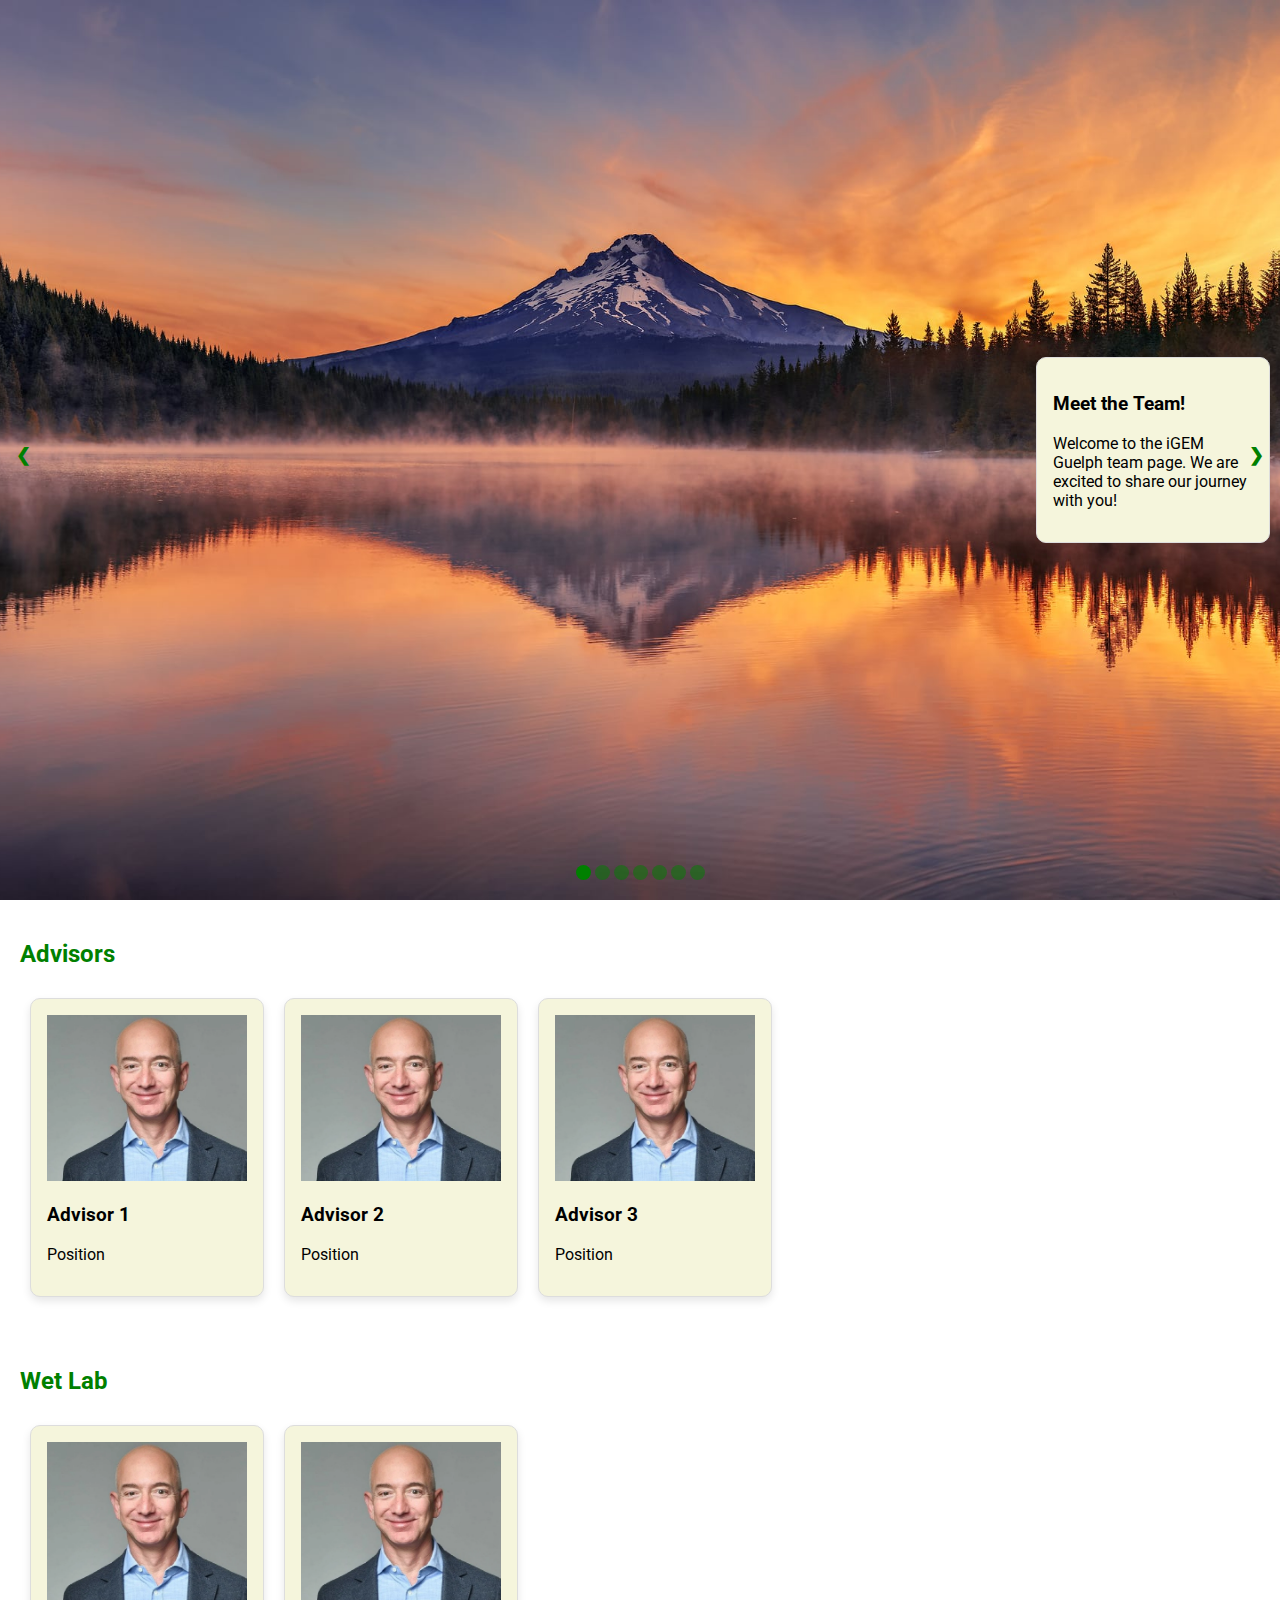
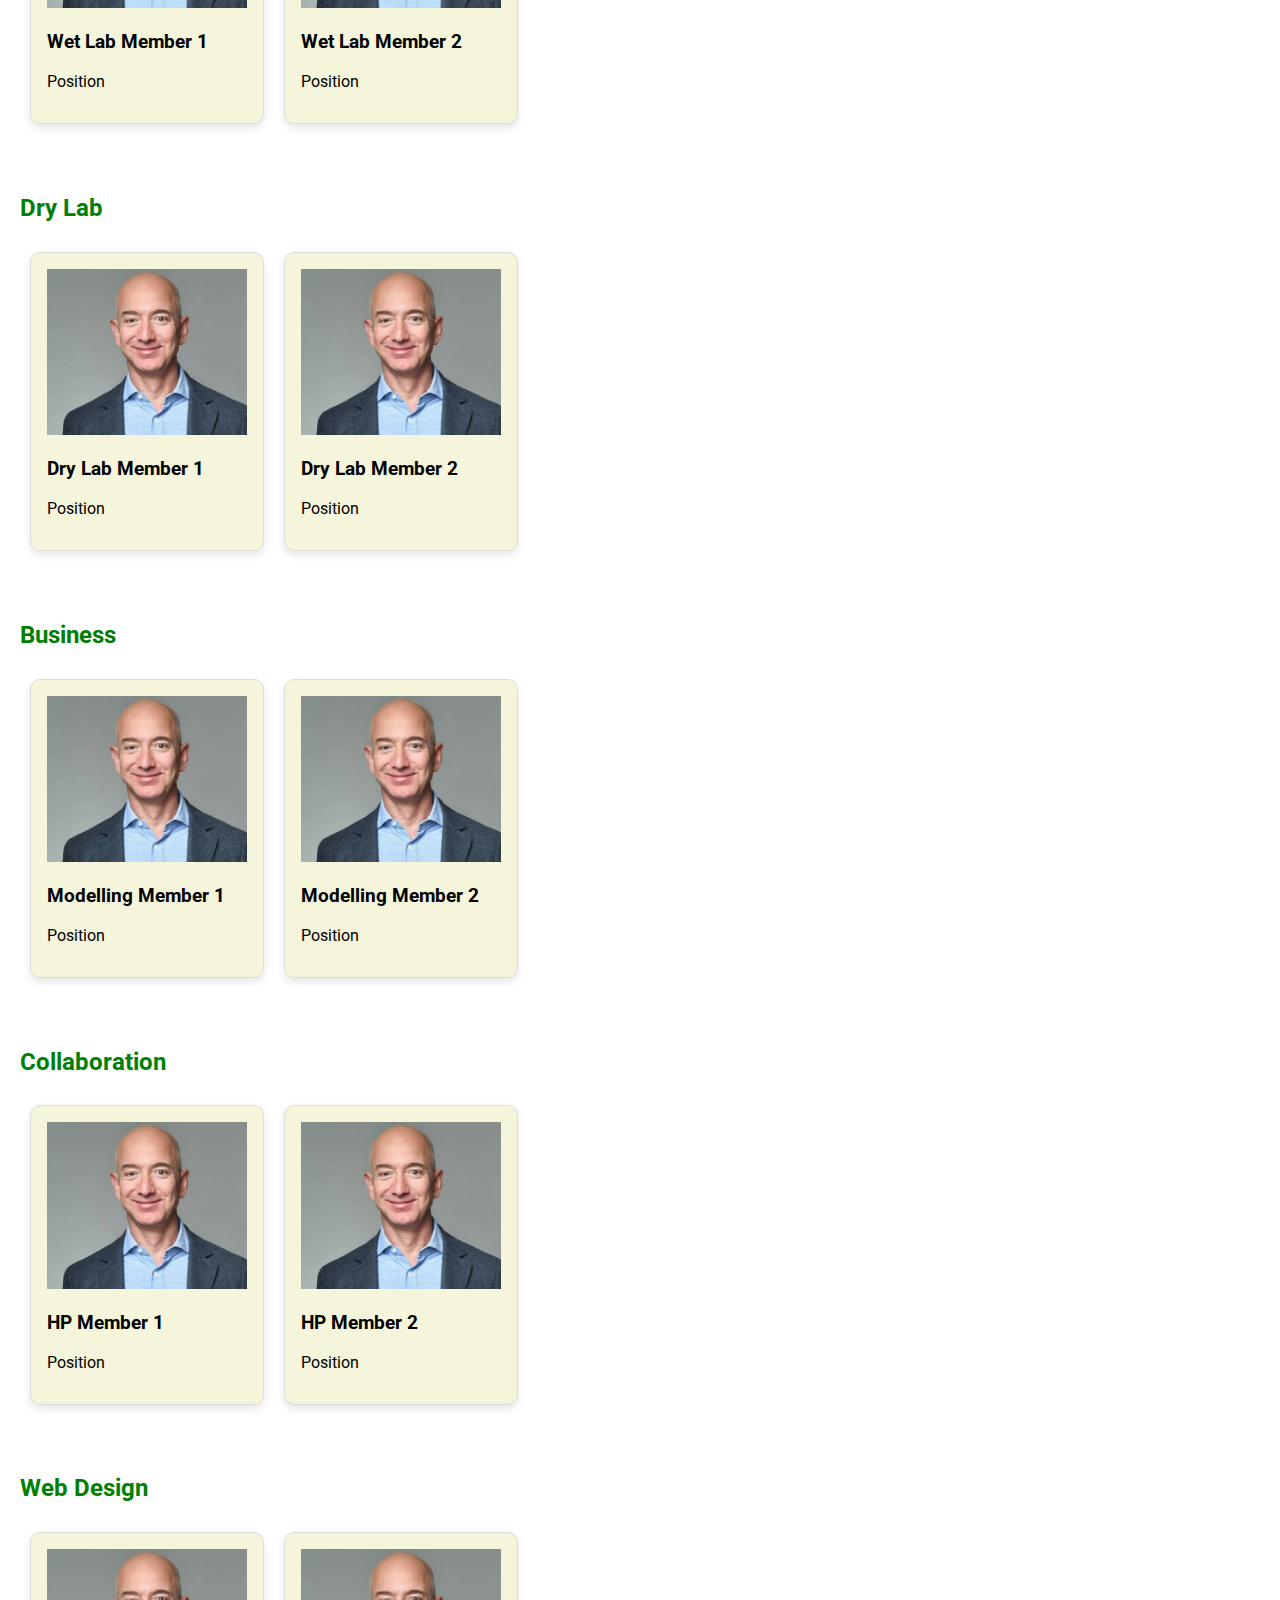
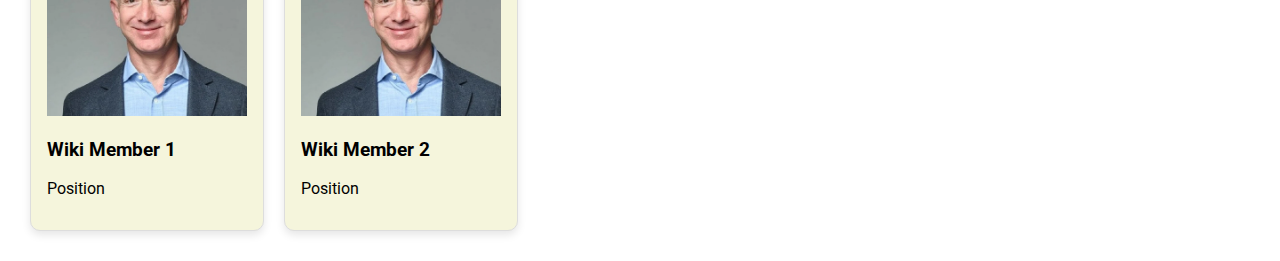
<file: index.html>
<!DOCTYPE html>
<html lang="en">
<head>
    <meta charset="UTF-8">
    <meta name="viewport" content="width=device-width, initial-scale=1.0">
    <title>iGem Team Page</title>
    <link rel="stylesheet" href="style.css"> <!-- Link to external CSS file -->
</head>
<body>

<div class="slideshow-container">
    <div class="slides">
        <div class="slide" style="background-image: url('landscape.jpg');">
            <div class="card">
                <h3>Meet the Team!</h3>
                <p>Welcome to the iGEM Guelph team page. We are excited to share our journey with you!</p>
            </div>
        </div>
    </div>
    <div class="slides">
        <div class="slide" style="background-image: url('landscape.jpg');">
            <div class="card">
                <h3>Executive 1</h3>
                <p>Description of Executive 1</p>
            </div>
        </div>
    </div>
    <div class="slides">
        <div class="slide" style="background-image: url('landscape.jpg');">
            <div class="card">
                <h3>Executive 2</h3>
                <p>Description of Executive 2</p>
            </div>
        </div>
    </div>
    <div class="slides">
        <div class="slide" style="background-image: url('landscape.jpg');">
            <div class="card">
                <h3>Executive 3</h3>
                <p>Description of Executive 3</p>
            </div>
        </div>
    </div>
    <div class="slides">
        <div class="slide" style="background-image: url('landscape.jpg');">
            <div class="card">
                <h3>Executive 4</h3>
                <p>Description of Executive 4</p>
            </div>
        </div>
    </div>
    <div class="slides">
        <div class="slide" style="background-image: url('landscape.jpg');">
            <div class="card">
                <h3>Executive 5</h3>
                <p>Description of Executive 5</p>
            </div>
        </div>
    </div>
    <div class="slides">
        <div class="slide" style="background-image: url('landscape.jpg');">
            <div class="card">
                <h3>Executive 6</h3>
                <p>Description of Executive 6</p>
            </div>
        </div>
    </div>
    <div class="slides">
        <div class="slide" style="background-image: url('landscape.jpg');">
            <div class="card">
                <h3>Executive 7</h3>
                <p>Description of Executive 7</p>
            </div>
        </div>
    </div>
    <a class="prev" onclick="plusSlides(-1)">&#10094;</a>
    <a class="next" onclick="plusSlides(1)">&#10095;</a>
</div>
<div class="dot-container">
    <span class="dot" onclick="currentSlide(1)"></span>
    <span class="dot" onclick="currentSlide(2)"></span>
    <span class="dot" onclick="currentSlide(3)"></span>
    <span class="dot" onclick="currentSlide(4)"></span>
    <span class="dot" onclick="currentSlide(5)"></span>
    <span class="dot" onclick="currentSlide(6)"></span>
    <span class="dot" onclick="currentSlide(7)"></span>
</div>

<div class="section">
    <h2>Advisors</h2>
    <div class="card-container">
        <div class="card">
            <img src="jeff.png" alt="Advisor 1">
            <h3>Advisor 1</h3>
            <p>Position</p>
        </div>
        <div class="card">
            <img src="jeff.png" alt="Advisor 2">
            <h3>Advisor 2</h3>
            <p>Position</p>
        </div>
        <div class="card">
            <img src="jeff.png" alt="Advisor 3">
            <h3>Advisor 3</h3>
            <p>Position</p>
        </div>
    </div>
</div>

<div class="section">
    <h2>Wet Lab</h2>
    <div class="card-container">
        <div class="card">
            <img src="jeff.png" alt="Wet Lab Member 1">
            <h3>Wet Lab Member 1</h3>
            <p>Position</p>
        </div>
        <div class="card">
            <img src="jeff.png" alt="Wet Lab Member 2">
            <h3>Wet Lab Member 2</h3>
            <p>Position</p>
        </div>
    </div>
</div>

<div class="section">
    <h2>Dry Lab</h2>
    <div class="card-container">
        <div class="card">
            <img src="jeff.png" alt="Dry Lab Member 1">
            <h3>Dry Lab Member 1</h3>
            <p>Position</p>
        </div>
        <div class="card">
            <img src="jeff.png" alt="Dry Lab Member 2">
            <h3>Dry Lab Member 2</h3>
            <p>Position</p>
        </div>
    </div>
</div>

<div class="section">
    <h2>Business</h2>
    <div class="card-container">
        <div class="card">
            <img src="jeff.png" alt="Modelling Member 1">
            <h3>Modelling Member 1</h3>
            <p>Position</p>
        </div>
        <div class="card">
            <img src="jeff.png" alt="Modelling Member 2">
            <h3>Modelling Member 2</h3>
            <p>Position</p>
        </div>
    </div>
</div>

<div class="section">
    <h2>Collaboration</h2>
    <div class="card-container">
        <div class="card">
            <img src="jeff.png" alt="HP Member 1">
            <h3>HP Member 1</h3>
            <p>Position</p>
        </div>
        <div class="card">
            <img src="jeff.png" alt="HP Member 2">
            <h3>HP Member 2</h3>
            <p>Position</p>
        </div>
    </div>
</div>

<div class="section">
    <h2>Web Design</h2>
    <div class="card-container">
        <div class="card">
            <img src="jeff.png" alt="Wiki Member 1">
            <h3>Wiki Member 1</h3>
            <p>Position</p>
        </div>
        <div class="card">
            <img src="jeff.png" alt="Wiki Member 2">
            <h3>Wiki Member 2</h3>
            <p>Position</p>
        </div>
    </div>
</div>

<script>
    let slideIndex = 1;
    showSlides(slideIndex);

    function plusSlides(n) {
        showSlides(slideIndex += n);
    }

    function currentSlide(n) {
        showSlides(slideIndex = n);
    }

    function showSlides(n) {
        let i;
        let slides = document.getElementsByClassName("slides");
        let dots = document.getElementsByClassName("dot");
        if (n > slides.length) {slideIndex = 1}
        if (n < 1) {slideIndex = slides.length}
        for (i = 0; i < slides.length; i++) {
            slides[i].classList.remove("active");
        }
        for (i = 0; i < dots.length; i++) {
            dots[i].className = dots[i].className.replace(" active", "");
        }
        slides[slideIndex-1].classList.add("active");
        dots[slideIndex-1].className += " active";
    }
</script>

</body>
</html>
</file>
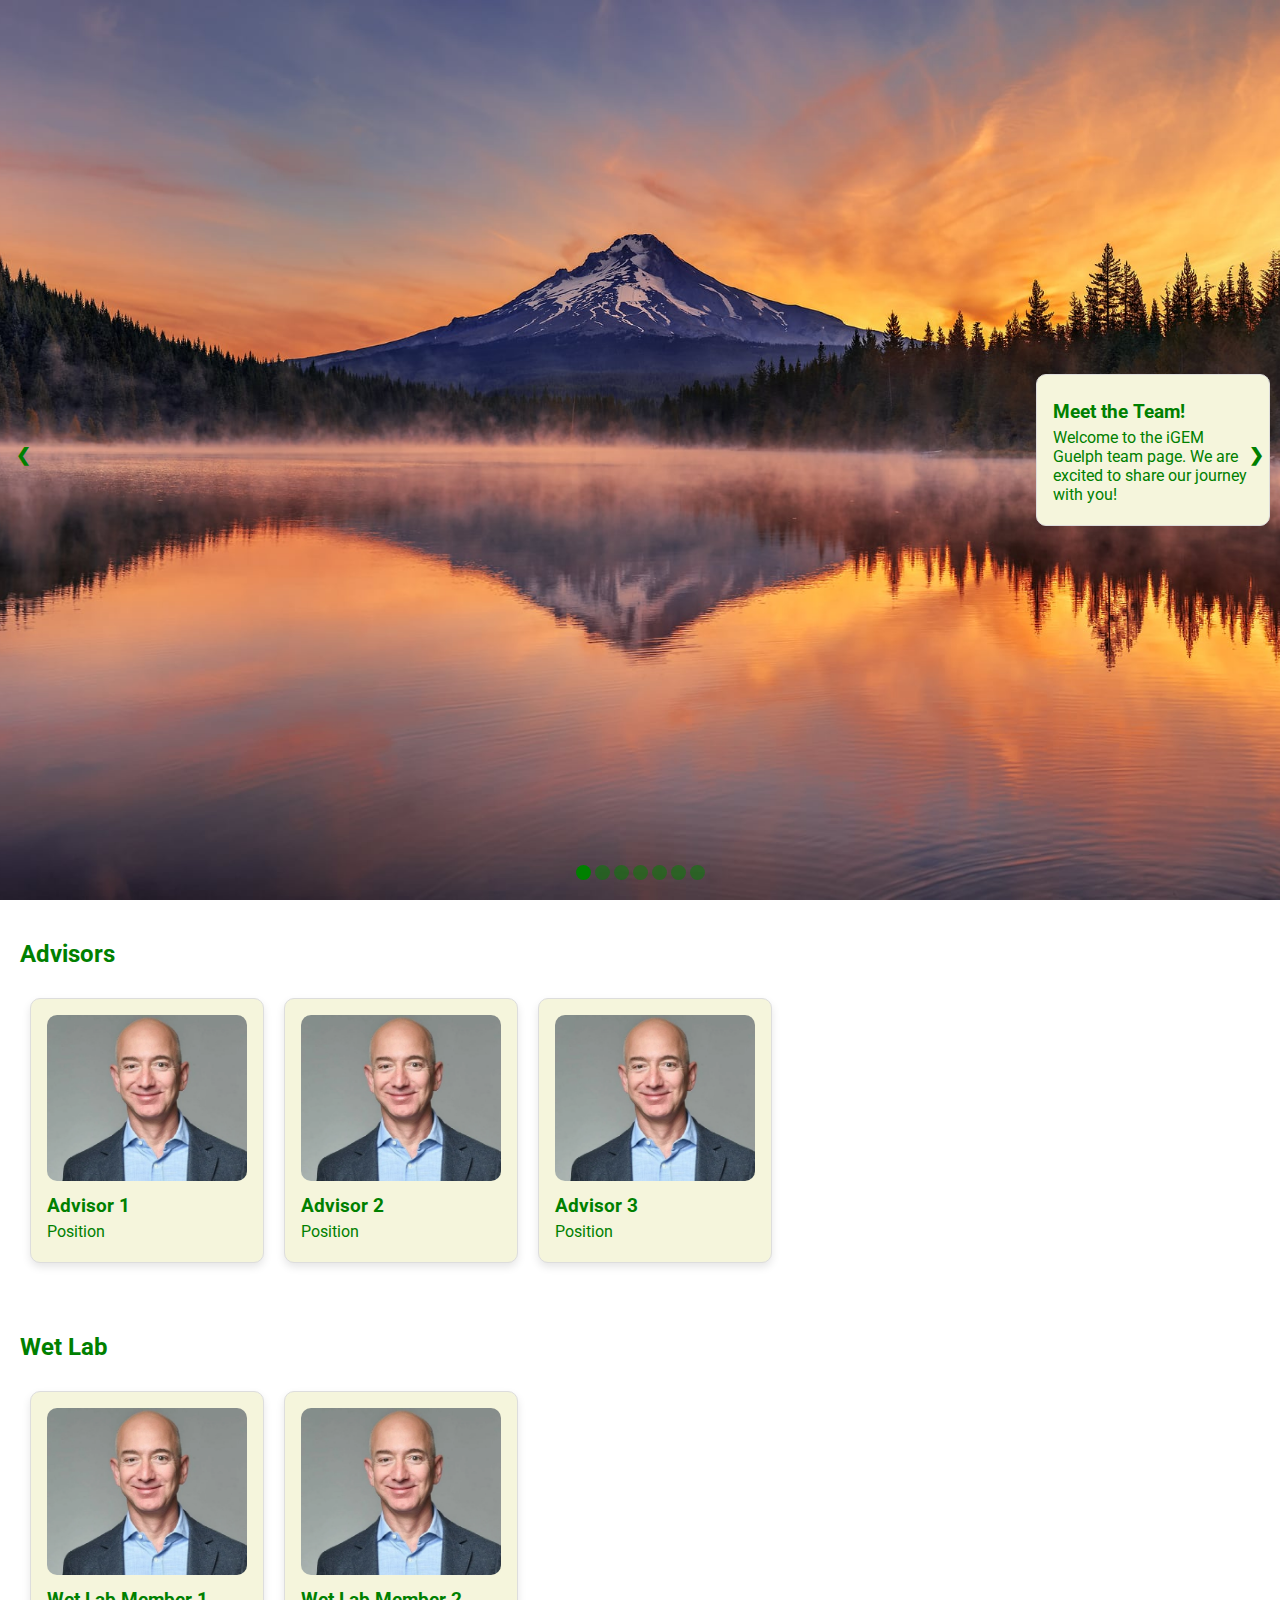
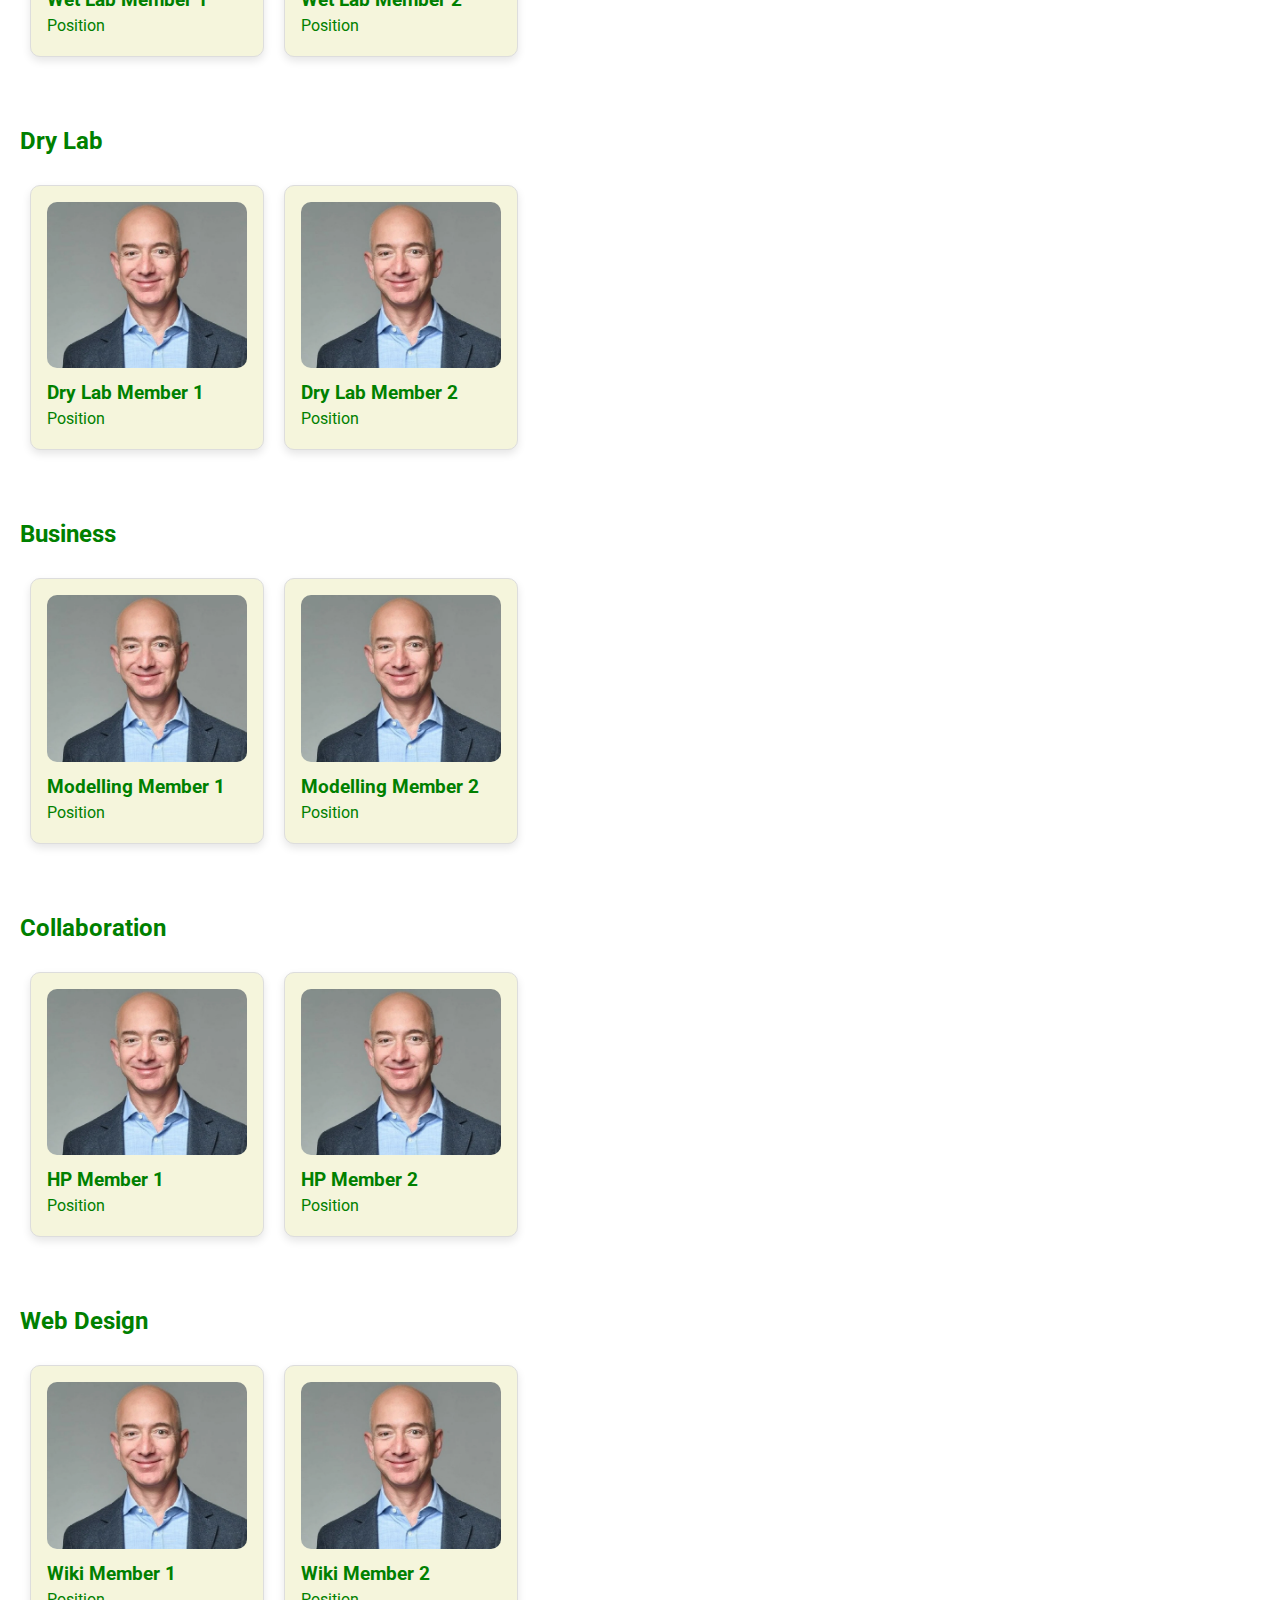
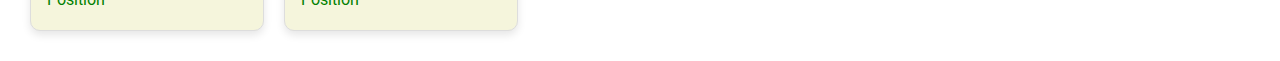
<file: test/index.html>
<!DOCTYPE html>
<html lang="en">
<head>
    <meta charset="UTF-8">
    <meta name="viewport" content="width=device-width, initial-scale=1.0">
    <title>iGem Team Page</title>
    <style>
        @import url('https://fonts.googleapis.com/css2?family=Roboto:wght@400;700&display=swap'); /* Import modern font */

        body {
            font-family: 'Roboto', sans-serif; /* Use modern font */
            margin: 0;
            padding: 0;
            background-color: rgb(255, 255, 255); /* Change background color to white */
        }
        .slideshow-container {
            position: relative;
            width: 100%;
            height: 100vh; /* Full screen height */
            margin: auto;
            overflow: hidden; /* Hide overflow for animation */
            background-color: rgb(255, 255, 255); /* White background for slideshow */
        }
        .slides {
            display: none;
            position: absolute;
            width: 100%;
            height: 100%;
            transition: transform 1s ease-in-out, opacity 1s ease-in-out; /* Animation for transition */
            opacity: 0; /* Start with slides hidden */
        }
        .slides.active {
            display: block;
            opacity: 1; /* Show active slide */
        }
        .slide {
            width: 100%;
            height: 100%;
            background-size: cover;
            background-position: center;
            display: flex;
            align-items: center;
            justify-content: flex-end; /* Align content to the right */
            padding-right: 20px; /* Add padding for better alignment */
        }
        .prev, .next {
            cursor: pointer;
            position: absolute;
            top: 50%;
            width: auto;
            padding: 16px;
            margin-top: -22px;
            color: green; /* Green color for arrows */
            font-weight: bold;
            font-size: 18px;
            transition: 0.6s ease;
            border-radius: 0 3px 3px 0;
            user-select: none;
        }
        .next {
            right: 0;
            border-radius: 3px 0 0 3px;
        }
        .prev:hover, .next:hover {
            background-color: rgba(0, 128, 0, 0.8); /* Green background on hover */
        }
        .dot-container {
            position: absolute;
            bottom: 20px;
            width: 100%;
            display: flex;
            justify-content: center;
            background: transparent; /* Transparent background for dot container */
        }
        .dot {
            cursor: pointer;
            height: 15px;
            width: 15px;
            margin: 0 2px;
            background-color: rgba(0, 128, 0, 0.5); /* Translucent green dots */
            border-radius: 50%;
            display: inline-block;
            transition: background-color 0.6s ease;
        }
        .active, .dot:hover {
            background-color: green; /* Solid green for active and hover */
        }
        .section {
            padding: 20px;
            text-align: left; /* Change text alignment to left */
            background-color: white; /* White background for sections */
        }
        .section h2 {
            text-align: left; /* Change heading alignment to left */
            color: green; /* Green color for headings */
        }
        .card-container {
            display: flex;
            justify-content: flex-start; /* Align cards to the left */
            flex-wrap: wrap;
        }
        .card {
            border: 1px solid #ddd;
            border-radius: 10px; /* Increase roundedness */
            padding: 16px;
            text-align: left; /* Change text alignment to left */
            margin: 10px;
            width: 200px;
            background-color: #f5f5dc; /* Tan/Beige background for cards */
            box-shadow: 0 4px 8px rgba(0, 0, 0, 0.1); /* Add drop shadow */
            transition: transform 0.3s ease, box-shadow 0.3s ease; /* Add transition for hover effect */
        }
        .card:hover {
            transform: translateY(-10px); /* Slightly lift the card on hover */
            box-shadow: 0 8px 16px rgba(0, 0, 0, 0.2); /* Enhance shadow on hover */
        }
        .card img {
            width: 100%;
            border-radius: 10px; /* Increase roundedness */
        }
        .card h3 {
            margin: 10px 0 5px;
            color: green; /* Green color for card titles */
        }
        .card p {
            margin: 5px 0;
            color: green; /* Green color for card text */
        }
    </style>
</head>
<body>

<div class="slideshow-container">
    <div class="slides">
        <div class="slide" style="background-image: url('landscape.jpg');">
            <div class="card">
                <h3>Meet the Team!</h3>
                <p>Welcome to the iGEM Guelph team page. We are excited to share our journey with you!</p>
            </div>
        </div>
    </div>
    <div class="slides">
        <div class="slide" style="background-image: url('landscape.jpg');">
            <div class="card">
                <h3>Executive 1</h3>
                <p>Description of Executive 1</p>
            </div>
        </div>
    </div>
    <div class="slides">
        <div class="slide" style="background-image: url('landscape.jpg');">
            <div class="card">
                <h3>Executive 2</h3>
                <p>Description of Executive 2</p>
            </div>
        </div>
    </div>
    <div class="slides">
        <div class="slide" style="background-image: url('landscape.jpg');">
            <div class="card">
                <h3>Executive 3</h3>
                <p>Description of Executive 3</p>
            </div>
        </div>
    </div>
    <div class="slides">
        <div class="slide" style="background-image: url('landscape.jpg');">
            <div class="card">
                <h3>Executive 4</h3>
                <p>Description of Executive 4</p>
            </div>
        </div>
    </div>
    <div class="slides">
        <div class="slide" style="background-image: url('landscape.jpg');">
            <div class="card">
                <h3>Executive 5</h3>
                <p>Description of Executive 5</p>
            </div>
        </div>
    </div>
    <div class="slides">
        <div class="slide" style="background-image: url('landscape.jpg');">
            <div class="card">
                <h3>Executive 6</h3>
                <p>Description of Executive 6</p>
            </div>
        </div>
    </div>
    <div class="slides">
        <div class="slide" style="background-image: url('landscape.jpg');">
            <div class="card">
                <h3>Executive 7</h3>
                <p>Description of Executive 7</p>
            </div>
        </div>
    </div>
    <a class="prev" onclick="plusSlides(-1)">&#10094;</a>
    <a class="next" onclick="plusSlides(1)">&#10095;</a>
</div>
<div class="dot-container">
    <span class="dot" onclick="currentSlide(1)"></span>
    <span class="dot" onclick="currentSlide(2)"></span>
    <span class="dot" onclick="currentSlide(3)"></span>
    <span class="dot" onclick="currentSlide(4)"></span>
    <span class="dot" onclick="currentSlide(5)"></span>
    <span class="dot" onclick="currentSlide(6)"></span>
    <span class="dot" onclick="currentSlide(7)"></span>
</div>

<div class="section">
    <h2>Advisors</h2>
    <div class="card-container">
        <div class="card">
            <img src="jeff.png" alt="Advisor 1">
            <h3>Advisor 1</h3>
            <p>Position</p>
        </div>
        <div class="card">
            <img src="jeff.png" alt="Advisor 2">
            <h3>Advisor 2</h3>
            <p>Position</p>
        </div>
        <div class="card">
            <img src="jeff.png" alt="Advisor 3">
            <h3>Advisor 3</h3>
            <p>Position</p>
        </div>
    </div>
</div>

<div class="section">
    <h2>Wet Lab</h2>
    <div class="card-container">
        <div class="card">
            <img src="jeff.png" alt="Wet Lab Member 1">
            <h3>Wet Lab Member 1</h3>
            <p>Position</p>
        </div>
        <div class="card">
            <img src="jeff.png" alt="Wet Lab Member 2">
            <h3>Wet Lab Member 2</h3>
            <p>Position</p>
        </div>
    </div>
</div>

<div class="section">
    <h2>Dry Lab</h2>
    <div class="card-container">
        <div class="card">
            <img src="jeff.png" alt="Dry Lab Member 1">
            <h3>Dry Lab Member 1</h3>
            <p>Position</p>
        </div>
        <div class="card">
            <img src="jeff.png" alt="Dry Lab Member 2">
            <h3>Dry Lab Member 2</h3>
            <p>Position</p>
        </div>
    </div>
</div>

<div class="section">
    <h2>Business</h2>
    <div class="card-container">
        <div class="card">
            <img src="jeff.png" alt="Modelling Member 1">
            <h3>Modelling Member 1</h3>
            <p>Position</p>
        </div>
        <div class="card">
            <img src="jeff.png" alt="Modelling Member 2">
            <h3>Modelling Member 2</h3>
            <p>Position</p>
        </div>
    </div>
</div>

<div class="section">
    <h2>Collaboration</h2>
    <div class="card-container">
        <div class="card">
            <img src="jeff.png" alt="HP Member 1">
            <h3>HP Member 1</h3>
            <p>Position</p>
        </div>
        <div class="card">
            <img src="jeff.png" alt="HP Member 2">
            <h3>HP Member 2</h3>
            <p>Position</p>
        </div>
    </div>
</div>

<div class="section">
    <h2>Web Design</h2>
    <div class="card-container">
        <div class="card">
            <img src="jeff.png" alt="Wiki Member 1">
            <h3>Wiki Member 1</h3>
            <p>Position</p>
        </div>
        <div class="card">
            <img src="jeff.png" alt="Wiki Member 2">
            <h3>Wiki Member 2</h3>
            <p>Position</p>
        </div>
    </div>
</div>

<script>
    let slideIndex = 1;
    showSlides(slideIndex);

    function plusSlides(n) {
        showSlides(slideIndex += n);
    }

    function currentSlide(n) {
        showSlides(slideIndex = n);
    }

    function showSlides(n) {
        let i;
        let slides = document.getElementsByClassName("slides");
        let dots = document.getElementsByClassName("dot");
        if (n > slides.length) {slideIndex = 1}
        if (n < 1) {slideIndex = slides.length}
        for (i = 0; i < slides.length; i++) {
            slides[i].classList.remove("active");
        }
        for (i = 0; i < dots.length; i++) {
            dots[i].className = dots[i].className.replace(" active", "");
        }
        slides[slideIndex-1].classList.add("active");
        dots[slideIndex-1].className += " active";
    }
</script>

</body>
</html>
</file>
<file: style.css>
@import url('https://fonts.googleapis.com/css2?family=Roboto:wght@400;700&display=swap'); /* Import modern font */

body {
    font-family: 'Roboto', sans-serif; /* Use modern font */
    margin: 0;
    padding: 0;
    background-color: rgb(255, 255, 255); /* Change background color to white */
}
.slideshow-container {
    position: relative;
    width: 100%;
    height: 100vh; /* Full screen height */
    margin: auto;
    overflow: hidden; /* Hide overflow for animation */
    background-color: rgb(255, 255, 255); /* White background for slideshow */
}
.slides {
    display: none;
    position: absolute;
    width: 100%;
    height: 100%;
    transition: transform 1s ease-in-out, opacity 1s ease-in-out; /* Animation for transition */
    opacity: 0; /* Start with slides hidden */
}
.slides.active {
    display: block;
    opacity: 1; /* Show active slide */
}
.slide {
    width: 100%;
    height: 100%;
    background-size: cover;
    background-position: center;
    display: flex;
    align-items: center;
    justify-content: flex-end; /* Align content to the right */
    padding-right: 20px; /* Add padding for better alignment */
}
.prev, .next {
    cursor: pointer;
    position: absolute;
    top: 50%;
    width: auto;
    padding: 16px;
    margin-top: -22px;
    color: green; /* Green color for arrows */
    font-weight: bold;
    font-size: 18px;
    transition: 0.6s ease;
    border-radius: 0 3px 3px 0;
    user-select: none;
}
.next {
    right: 0;
    border-radius: 3px 0 0 3px;
}
.prev:hover, .next:hover {
    background-color: rgba(0, 128, 0, 0.8); /* Green background on hover */
}
.dot-container {
    position: absolute;
    bottom: 20px;
    width: 100%;
    display: flex;
    justify-content: center;
    background: transparent; /* Transparent background for dot container */
}
.dot {
    cursor: pointer;
    height: 15px;
    width: 15px;
    margin: 0 2px;
    background-color: rgba(0, 128, 0, 0.5); /* Translucent green dots */
    border-radius: 50%;
    display: inline-block;
    transition: background-color 0.6s ease;
}
.active, .dot:hover {
    background-color: green; /* Solid green for active and hover */
}
.section {
    padding: 20px;
    text-align: left; /* Change text alignment to left */
    background-color: white; /* White background for sections */
}
.section h2 {
    text-align: left; /* Change heading alignment to left */
    color: green; /* Green color for headings */
}
.card-container {
    display: flex;
    justify-content: flex-start; /* Align cards to the left */
    flex-wrap: wrap;
}
.card {
    border: 1px solid #ddd;
    border-radius: 10px; /* Increase roundedness */
    padding: 16px;
    text-align: left; /* Change text alignment to left */
    margin: 10px;
    width: 200px;
    background-color: #f5f5dc; /* Tan/Beige background for cards */
    box-shadow: 0 4px 8px rgba(0, 0, 0, 0.1); /* Add drop shadow */
    transition: transform 0.3s ease, box-shadow 0.3s ease; /* Add transition for hover effect */
}
.card:hover {
    transform: translateY(-10px); /* Slightly lift the card on hover */
    box-shadow: 0 8px 16px rgba(0, 0, 0, 0.2); /* Enhance shadow on hover */
}
.card img {
    width: 100%;
    border {
        width: 100%;
        border-radius: 10px; /* Match the card's rounded corners */
    }
    .card h3 {
        margin: 10px 0 5px;
        color: green; /* Green color for card titles */
    }
    .card p {
        margin: 0;
        color: #333; /* Darker text for card descriptions */
    }
}
</file>
